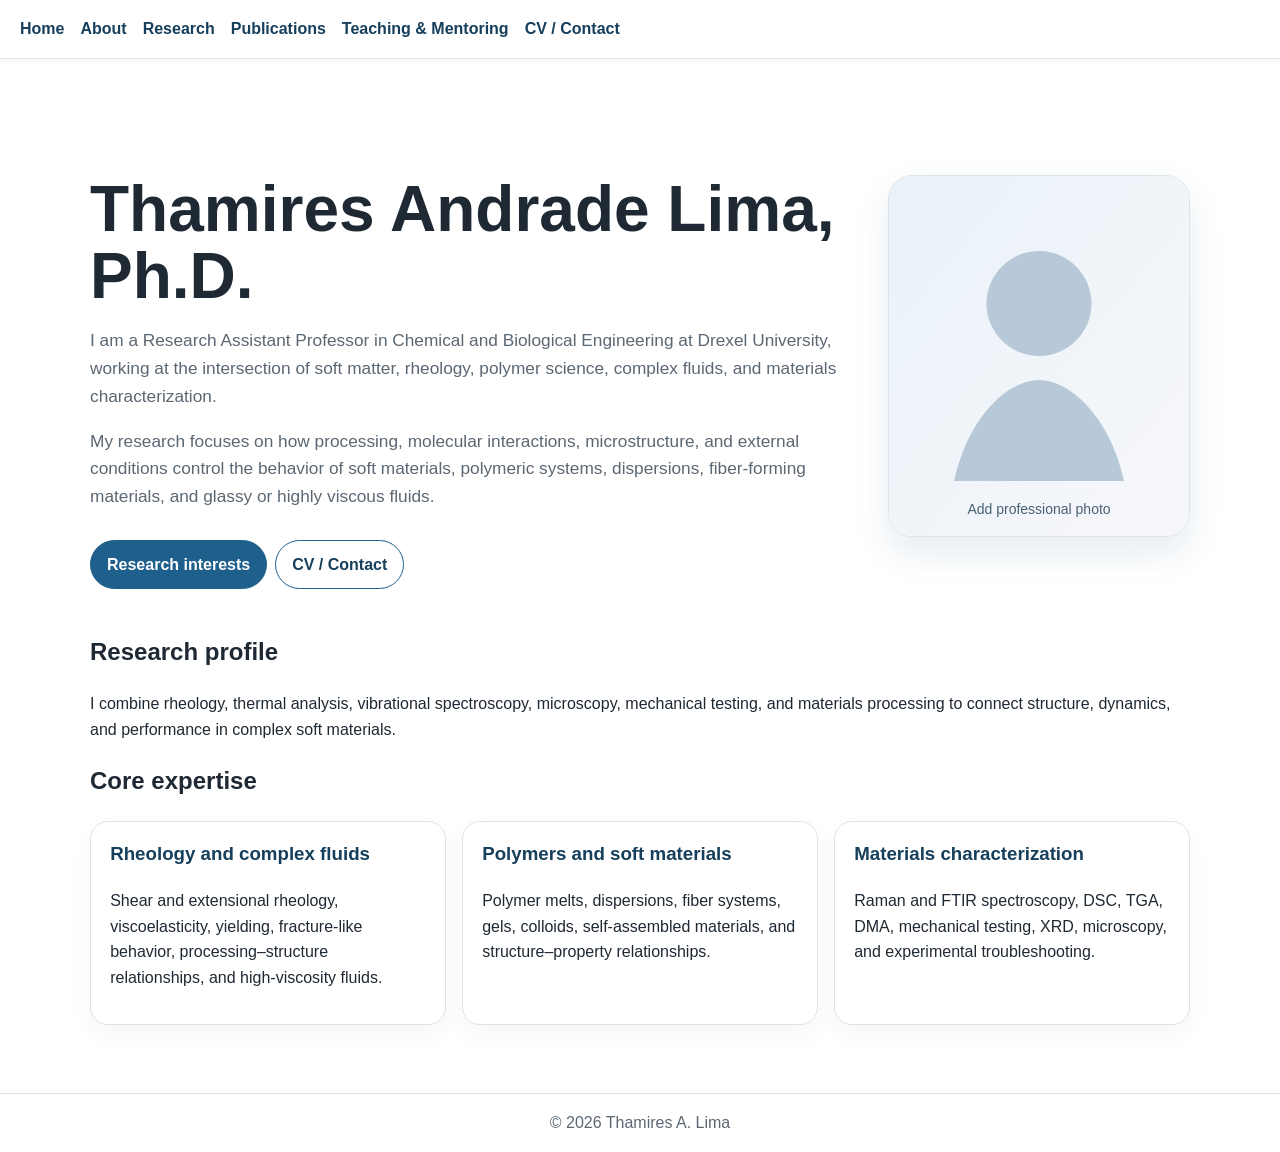
<file: docs/index.html>
<!doctype html><html lang="en"><head><meta charset="utf-8"><meta name="viewport" content="width=device-width, initial-scale=1"><title>Thamires Andrade Lima, Ph.D.</title><style>
body{font-family:-apple-system,BlinkMacSystemFont,Segoe UI,Roboto,Arial,sans-serif;margin:0;color:#1f2933;line-height:1.6}main{max-width:1100px;margin:auto;padding:1.5rem 1.25rem 3rem}nav{display:flex;flex-wrap:wrap;gap:1rem;padding:1rem 1.25rem;border-bottom:1px solid #dce3ea;box-shadow:0 1px 8px rgba(0,0,0,.06)}nav a{color:#163f5c;text-decoration:none;font-weight:600}h1{font-size:clamp(2rem,5vw,3.8rem);line-height:1.05}.hero{display:grid;grid-template-columns:minmax(0,2fr) minmax(220px,.8fr);gap:2rem;align-items:center}.hero p{font-size:1.08rem;color:#5b6773}.hero-photo img{border-radius:24px;border:1px solid #dce3ea;box-shadow:0 16px 35px rgba(31,95,139,.12);width:100%;max-width:300px;display:block;margin-left:auto}.button{display:inline-block;padding:.68rem 1rem;border-radius:999px;border:1px solid #1f5f8b;text-decoration:none;margin-right:.5rem;margin-top:.75rem;color:#163f5c;font-weight:600}.button.primary{background:#1f5f8b;color:#fff}.cards{display:grid;grid-template-columns:repeat(auto-fit,minmax(230px,1fr));gap:1rem;margin:1.25rem 0}.card{border:1px solid #dce3ea;border-radius:18px;padding:1.1rem 1.2rem;background:#fff;box-shadow:0 10px 25px rgba(15,23,42,.04)}.card h3{margin-top:0;color:#163f5c}.pub{border-left:4px solid #1f5f8b;padding:.85rem 1rem;margin:1rem 0;background:#f6f8fb;border-radius:0 12px 12px 0}@media(max-width:780px){.hero{grid-template-columns:1fr}.hero-photo img{margin-left:0;max-width:220px}}
</style><link rel="stylesheet" href="styles.css"></head><body><nav><a href="index.html">Home</a><a href="about.html">About</a><a href="research.html">Research</a><a href="publications.html">Publications</a><a href="teaching.html">Teaching & Mentoring</a><a href="cv.html">CV / Contact</a></nav><main><section class="hero"><div class="hero-text"><h1>Thamires Andrade Lima, Ph.D.</h1><p>I am a Research Assistant Professor in Chemical and Biological Engineering at Drexel University, working at the intersection of soft matter, rheology, polymer science, complex fluids, and materials characterization.</p><p>My research focuses on how processing, molecular interactions, microstructure, and external conditions control the behavior of soft materials, polymeric systems, dispersions, fiber-forming materials, and glassy or highly viscous fluids.</p><a class="button primary" href="research.html">Research interests</a><a class="button" href="cv.html">CV / Contact</a></div><div class="hero-photo"><img src="assets/profile-placeholder.svg" alt="Profile photo placeholder"></div></section><h2>Research profile</h2><p>I combine rheology, thermal analysis, vibrational spectroscopy, microscopy, mechanical testing, and materials processing to connect structure, dynamics, and performance in complex soft materials.</p><h2>Core expertise</h2><div class="cards"><div class="card"><h3>Rheology and complex fluids</h3><p>Shear and extensional rheology, viscoelasticity, yielding, fracture-like behavior, processing–structure relationships, and high-viscosity fluids.</p></div><div class="card"><h3>Polymers and soft materials</h3><p>Polymer melts, dispersions, fiber systems, gels, colloids, self-assembled materials, and structure–property relationships.</p></div><div class="card"><h3>Materials characterization</h3><p>Raman and FTIR spectroscopy, DSC, TGA, DMA, mechanical testing, XRD, microscopy, and experimental troubleshooting.</p></div></div></main><footer style="text-align:center;border-top:1px solid #dce3ea;padding:1rem;color:#5b6773">© 2026 Thamires A. Lima</footer></body></html>
</file>
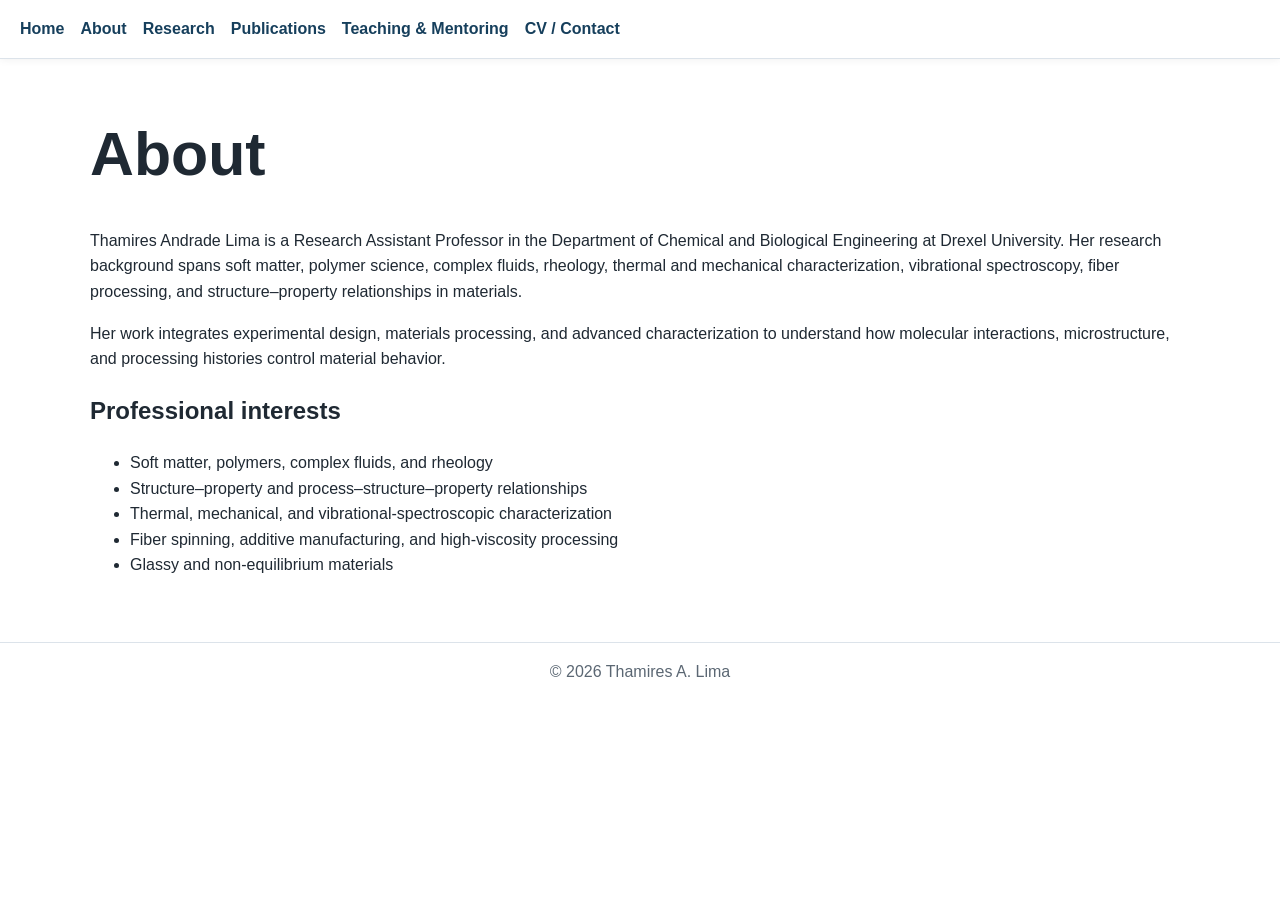
<file: docs/about.html>
<!doctype html><html lang="en"><head><meta charset="utf-8"><meta name="viewport" content="width=device-width, initial-scale=1"><title>About</title><style>
body{font-family:-apple-system,BlinkMacSystemFont,Segoe UI,Roboto,Arial,sans-serif;margin:0;color:#1f2933;line-height:1.6}main{max-width:1100px;margin:auto;padding:1.5rem 1.25rem 3rem}nav{display:flex;flex-wrap:wrap;gap:1rem;padding:1rem 1.25rem;border-bottom:1px solid #dce3ea;box-shadow:0 1px 8px rgba(0,0,0,.06)}nav a{color:#163f5c;text-decoration:none;font-weight:600}h1{font-size:clamp(2rem,5vw,3.8rem);line-height:1.05}.hero{display:grid;grid-template-columns:minmax(0,2fr) minmax(220px,.8fr);gap:2rem;align-items:center}.hero p{font-size:1.08rem;color:#5b6773}.hero-photo img{border-radius:24px;border:1px solid #dce3ea;box-shadow:0 16px 35px rgba(31,95,139,.12);width:100%;max-width:300px;display:block;margin-left:auto}.button{display:inline-block;padding:.68rem 1rem;border-radius:999px;border:1px solid #1f5f8b;text-decoration:none;margin-right:.5rem;margin-top:.75rem;color:#163f5c;font-weight:600}.button.primary{background:#1f5f8b;color:#fff}.cards{display:grid;grid-template-columns:repeat(auto-fit,minmax(230px,1fr));gap:1rem;margin:1.25rem 0}.card{border:1px solid #dce3ea;border-radius:18px;padding:1.1rem 1.2rem;background:#fff;box-shadow:0 10px 25px rgba(15,23,42,.04)}.card h3{margin-top:0;color:#163f5c}.pub{border-left:4px solid #1f5f8b;padding:.85rem 1rem;margin:1rem 0;background:#f6f8fb;border-radius:0 12px 12px 0}@media(max-width:780px){.hero{grid-template-columns:1fr}.hero-photo img{margin-left:0;max-width:220px}}
</style><link rel="stylesheet" href="styles.css"></head><body><nav><a href="index.html">Home</a><a href="about.html">About</a><a href="research.html">Research</a><a href="publications.html">Publications</a><a href="teaching.html">Teaching & Mentoring</a><a href="cv.html">CV / Contact</a></nav><main><h1>About</h1><p>Thamires Andrade Lima is a Research Assistant Professor in the Department of Chemical and Biological Engineering at Drexel University. Her research background spans soft matter, polymer science, complex fluids, rheology, thermal and mechanical characterization, vibrational spectroscopy, fiber processing, and structure–property relationships in materials.</p><p>Her work integrates experimental design, materials processing, and advanced characterization to understand how molecular interactions, microstructure, and processing histories control material behavior.</p><h2>Professional interests</h2><ul><li>Soft matter, polymers, complex fluids, and rheology</li><li>Structure–property and process–structure–property relationships</li><li>Thermal, mechanical, and vibrational-spectroscopic characterization</li><li>Fiber spinning, additive manufacturing, and high-viscosity processing</li><li>Glassy and non-equilibrium materials</li></ul></main><footer style="text-align:center;border-top:1px solid #dce3ea;padding:1rem;color:#5b6773">© 2026 Thamires A. Lima</footer></body></html>
</file>
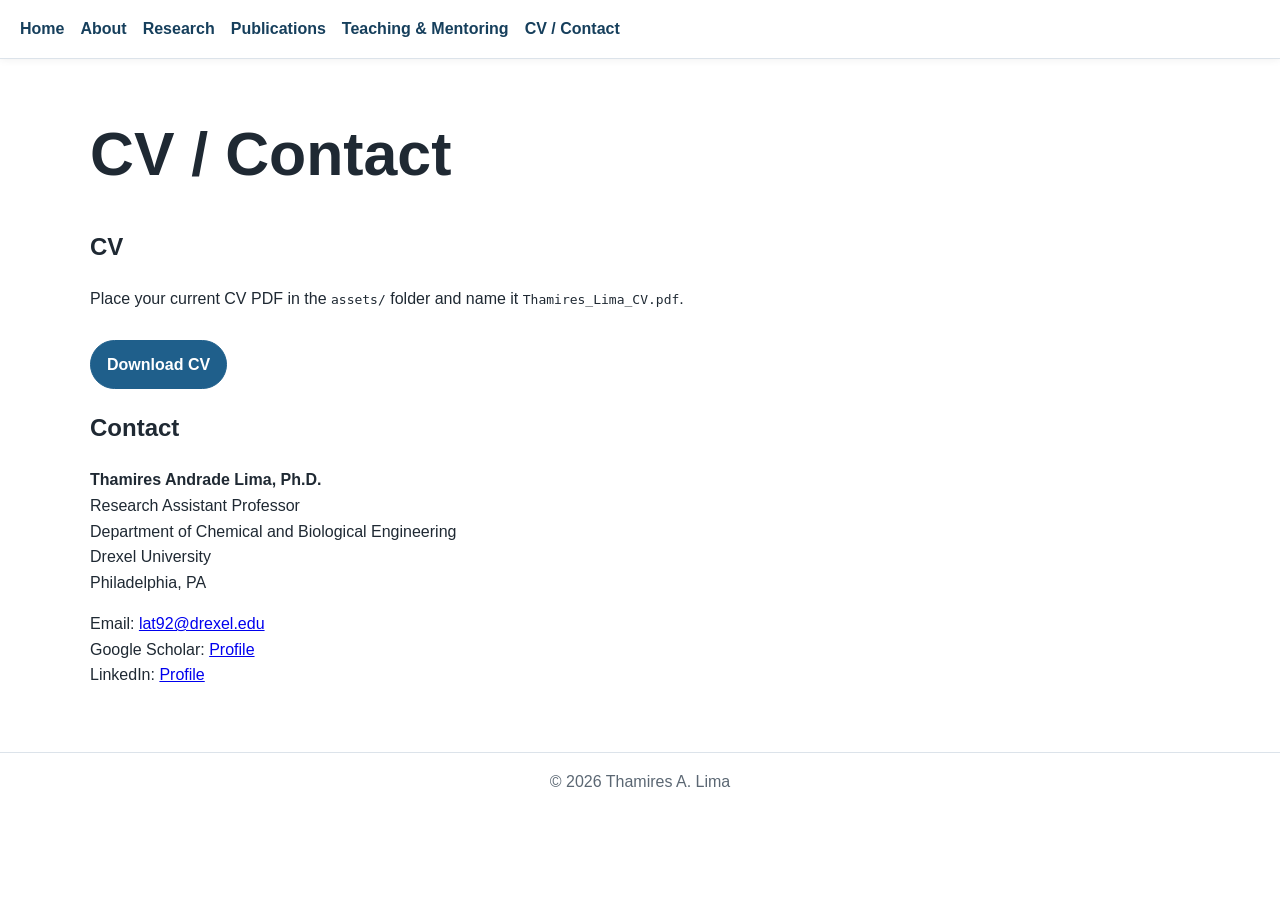
<file: docs/cv.html>
<!doctype html><html lang="en"><head><meta charset="utf-8"><meta name="viewport" content="width=device-width, initial-scale=1"><title>CV / Contact</title><style>
body{font-family:-apple-system,BlinkMacSystemFont,Segoe UI,Roboto,Arial,sans-serif;margin:0;color:#1f2933;line-height:1.6}main{max-width:1100px;margin:auto;padding:1.5rem 1.25rem 3rem}nav{display:flex;flex-wrap:wrap;gap:1rem;padding:1rem 1.25rem;border-bottom:1px solid #dce3ea;box-shadow:0 1px 8px rgba(0,0,0,.06)}nav a{color:#163f5c;text-decoration:none;font-weight:600}h1{font-size:clamp(2rem,5vw,3.8rem);line-height:1.05}.hero{display:grid;grid-template-columns:minmax(0,2fr) minmax(220px,.8fr);gap:2rem;align-items:center}.hero p{font-size:1.08rem;color:#5b6773}.hero-photo img{border-radius:24px;border:1px solid #dce3ea;box-shadow:0 16px 35px rgba(31,95,139,.12);width:100%;max-width:300px;display:block;margin-left:auto}.button{display:inline-block;padding:.68rem 1rem;border-radius:999px;border:1px solid #1f5f8b;text-decoration:none;margin-right:.5rem;margin-top:.75rem;color:#163f5c;font-weight:600}.button.primary{background:#1f5f8b;color:#fff}.cards{display:grid;grid-template-columns:repeat(auto-fit,minmax(230px,1fr));gap:1rem;margin:1.25rem 0}.card{border:1px solid #dce3ea;border-radius:18px;padding:1.1rem 1.2rem;background:#fff;box-shadow:0 10px 25px rgba(15,23,42,.04)}.card h3{margin-top:0;color:#163f5c}.pub{border-left:4px solid #1f5f8b;padding:.85rem 1rem;margin:1rem 0;background:#f6f8fb;border-radius:0 12px 12px 0}@media(max-width:780px){.hero{grid-template-columns:1fr}.hero-photo img{margin-left:0;max-width:220px}}
</style><link rel="stylesheet" href="styles.css"></head><body><nav><a href="index.html">Home</a><a href="about.html">About</a><a href="research.html">Research</a><a href="publications.html">Publications</a><a href="teaching.html">Teaching & Mentoring</a><a href="cv.html">CV / Contact</a></nav><main><h1>CV / Contact</h1><h2>CV</h2><p>Place your current CV PDF in the <code>assets/</code> folder and name it <code>Thamires_Lima_CV.pdf</code>.</p><p><a class="button primary" href="assets/Thamires_Lima_CV.pdf">Download CV</a></p><h2>Contact</h2><p><strong>Thamires Andrade Lima, Ph.D.</strong><br>Research Assistant Professor<br>Department of Chemical and Biological Engineering<br>Drexel University<br>Philadelphia, PA</p><p>Email: <a href="mailto:lat92@drexel.edu">lat92@drexel.edu</a><br>Google Scholar: <a href="https://scholar.google.com/citations?user=yfydUs8AAAAJ&hl=pt-BR">Profile</a><br>LinkedIn: <a href="https://www.linkedin.com/in/thamires-a-lima">Profile</a></p></main><footer style="text-align:center;border-top:1px solid #dce3ea;padding:1rem;color:#5b6773">© 2026 Thamires A. Lima</footer></body></html>
</file>
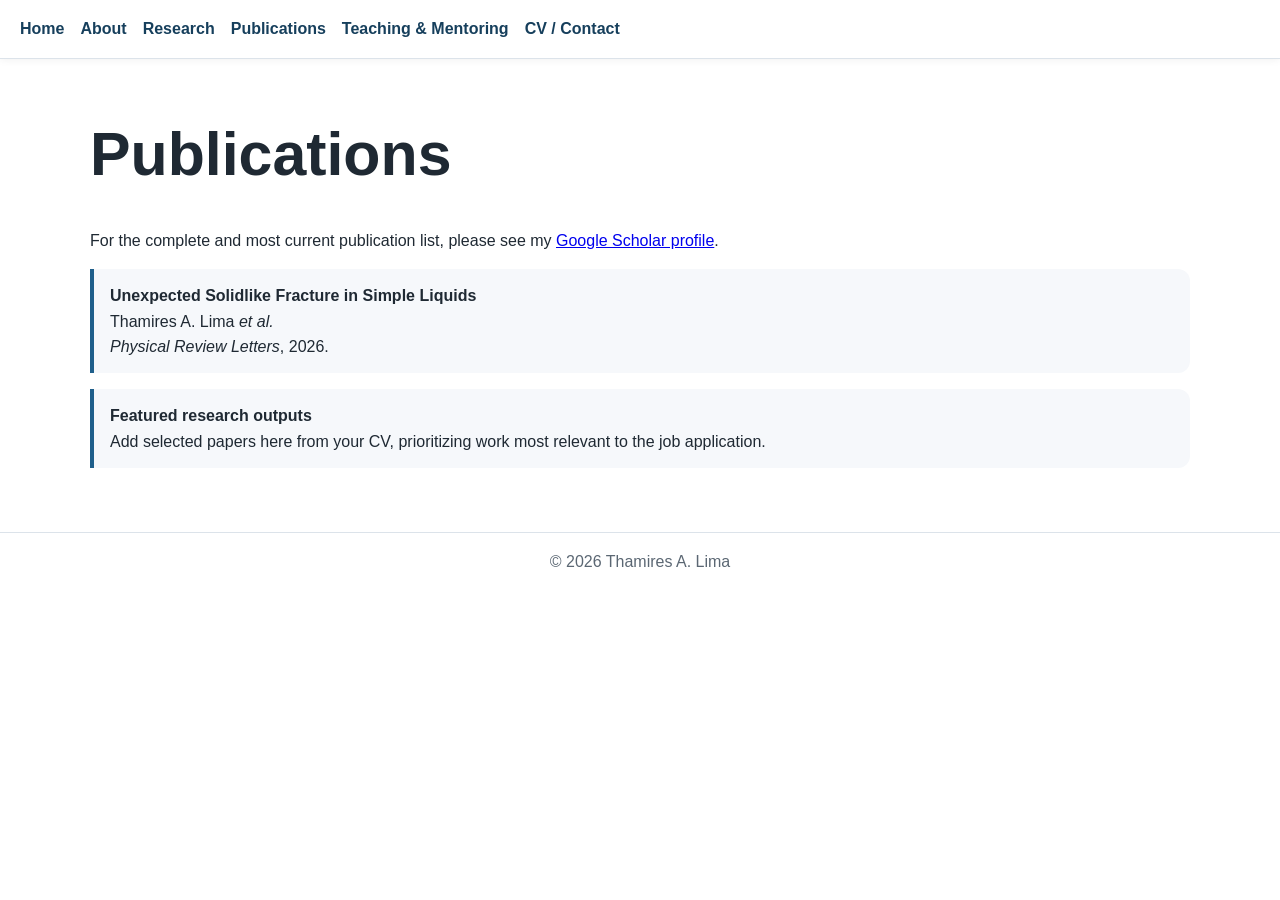
<file: docs/publications.html>
<!doctype html><html lang="en"><head><meta charset="utf-8"><meta name="viewport" content="width=device-width, initial-scale=1"><title>Publications</title><style>
body{font-family:-apple-system,BlinkMacSystemFont,Segoe UI,Roboto,Arial,sans-serif;margin:0;color:#1f2933;line-height:1.6}main{max-width:1100px;margin:auto;padding:1.5rem 1.25rem 3rem}nav{display:flex;flex-wrap:wrap;gap:1rem;padding:1rem 1.25rem;border-bottom:1px solid #dce3ea;box-shadow:0 1px 8px rgba(0,0,0,.06)}nav a{color:#163f5c;text-decoration:none;font-weight:600}h1{font-size:clamp(2rem,5vw,3.8rem);line-height:1.05}.hero{display:grid;grid-template-columns:minmax(0,2fr) minmax(220px,.8fr);gap:2rem;align-items:center}.hero p{font-size:1.08rem;color:#5b6773}.hero-photo img{border-radius:24px;border:1px solid #dce3ea;box-shadow:0 16px 35px rgba(31,95,139,.12);width:100%;max-width:300px;display:block;margin-left:auto}.button{display:inline-block;padding:.68rem 1rem;border-radius:999px;border:1px solid #1f5f8b;text-decoration:none;margin-right:.5rem;margin-top:.75rem;color:#163f5c;font-weight:600}.button.primary{background:#1f5f8b;color:#fff}.cards{display:grid;grid-template-columns:repeat(auto-fit,minmax(230px,1fr));gap:1rem;margin:1.25rem 0}.card{border:1px solid #dce3ea;border-radius:18px;padding:1.1rem 1.2rem;background:#fff;box-shadow:0 10px 25px rgba(15,23,42,.04)}.card h3{margin-top:0;color:#163f5c}.pub{border-left:4px solid #1f5f8b;padding:.85rem 1rem;margin:1rem 0;background:#f6f8fb;border-radius:0 12px 12px 0}@media(max-width:780px){.hero{grid-template-columns:1fr}.hero-photo img{margin-left:0;max-width:220px}}
</style><link rel="stylesheet" href="styles.css"></head><body><nav><a href="index.html">Home</a><a href="about.html">About</a><a href="research.html">Research</a><a href="publications.html">Publications</a><a href="teaching.html">Teaching & Mentoring</a><a href="cv.html">CV / Contact</a></nav><main><h1>Publications</h1><p>For the complete and most current publication list, please see my <a href="https://scholar.google.com/citations?user=yfydUs8AAAAJ&hl=pt-BR">Google Scholar profile</a>.</p><div class="pub"><strong>Unexpected Solidlike Fracture in Simple Liquids</strong><br>Thamires A. Lima <em>et al.</em><br><em>Physical Review Letters</em>, 2026.</div><div class="pub"><strong>Featured research outputs</strong><br>Add selected papers here from your CV, prioritizing work most relevant to the job application.</div></main><footer style="text-align:center;border-top:1px solid #dce3ea;padding:1rem;color:#5b6773">© 2026 Thamires A. Lima</footer></body></html>
</file>
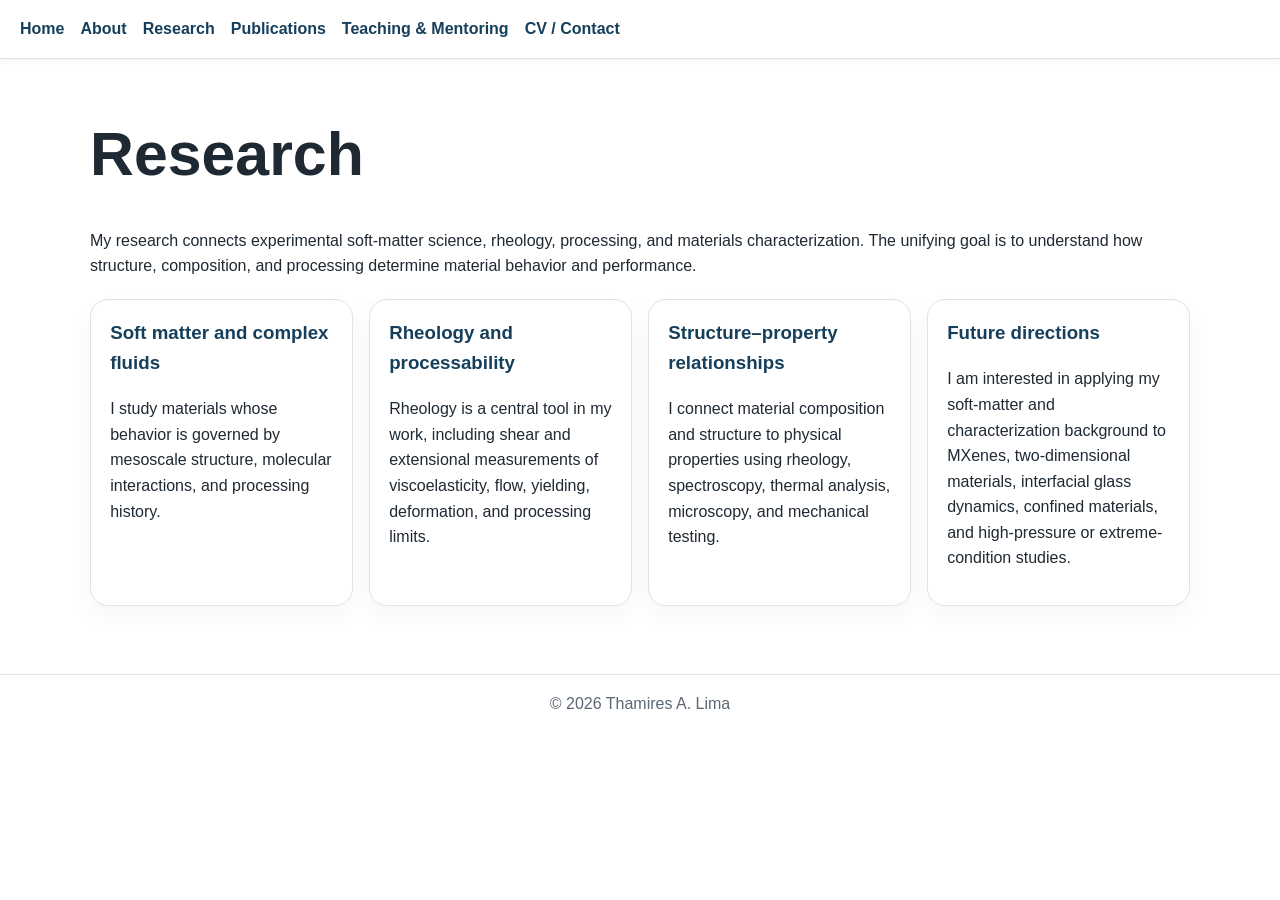
<file: docs/research.html>
<!doctype html><html lang="en"><head><meta charset="utf-8"><meta name="viewport" content="width=device-width, initial-scale=1"><title>Research</title><style>
body{font-family:-apple-system,BlinkMacSystemFont,Segoe UI,Roboto,Arial,sans-serif;margin:0;color:#1f2933;line-height:1.6}main{max-width:1100px;margin:auto;padding:1.5rem 1.25rem 3rem}nav{display:flex;flex-wrap:wrap;gap:1rem;padding:1rem 1.25rem;border-bottom:1px solid #dce3ea;box-shadow:0 1px 8px rgba(0,0,0,.06)}nav a{color:#163f5c;text-decoration:none;font-weight:600}h1{font-size:clamp(2rem,5vw,3.8rem);line-height:1.05}.hero{display:grid;grid-template-columns:minmax(0,2fr) minmax(220px,.8fr);gap:2rem;align-items:center}.hero p{font-size:1.08rem;color:#5b6773}.hero-photo img{border-radius:24px;border:1px solid #dce3ea;box-shadow:0 16px 35px rgba(31,95,139,.12);width:100%;max-width:300px;display:block;margin-left:auto}.button{display:inline-block;padding:.68rem 1rem;border-radius:999px;border:1px solid #1f5f8b;text-decoration:none;margin-right:.5rem;margin-top:.75rem;color:#163f5c;font-weight:600}.button.primary{background:#1f5f8b;color:#fff}.cards{display:grid;grid-template-columns:repeat(auto-fit,minmax(230px,1fr));gap:1rem;margin:1.25rem 0}.card{border:1px solid #dce3ea;border-radius:18px;padding:1.1rem 1.2rem;background:#fff;box-shadow:0 10px 25px rgba(15,23,42,.04)}.card h3{margin-top:0;color:#163f5c}.pub{border-left:4px solid #1f5f8b;padding:.85rem 1rem;margin:1rem 0;background:#f6f8fb;border-radius:0 12px 12px 0}@media(max-width:780px){.hero{grid-template-columns:1fr}.hero-photo img{margin-left:0;max-width:220px}}
</style><link rel="stylesheet" href="styles.css"></head><body><nav><a href="index.html">Home</a><a href="about.html">About</a><a href="research.html">Research</a><a href="publications.html">Publications</a><a href="teaching.html">Teaching & Mentoring</a><a href="cv.html">CV / Contact</a></nav><main><h1>Research</h1><p>My research connects experimental soft-matter science, rheology, processing, and materials characterization. The unifying goal is to understand how structure, composition, and processing determine material behavior and performance.</p><div class="cards"><div class="card"><h3>Soft matter and complex fluids</h3><p>I study materials whose behavior is governed by mesoscale structure, molecular interactions, and processing history.</p></div><div class="card"><h3>Rheology and processability</h3><p>Rheology is a central tool in my work, including shear and extensional measurements of viscoelasticity, flow, yielding, deformation, and processing limits.</p></div><div class="card"><h3>Structure–property relationships</h3><p>I connect material composition and structure to physical properties using rheology, spectroscopy, thermal analysis, microscopy, and mechanical testing.</p></div><div class="card"><h3>Future directions</h3><p>I am interested in applying my soft-matter and characterization background to MXenes, two-dimensional materials, interfacial glass dynamics, confined materials, and high-pressure or extreme-condition studies.</p></div></div></main><footer style="text-align:center;border-top:1px solid #dce3ea;padding:1rem;color:#5b6773">© 2026 Thamires A. Lima</footer></body></html>
</file>
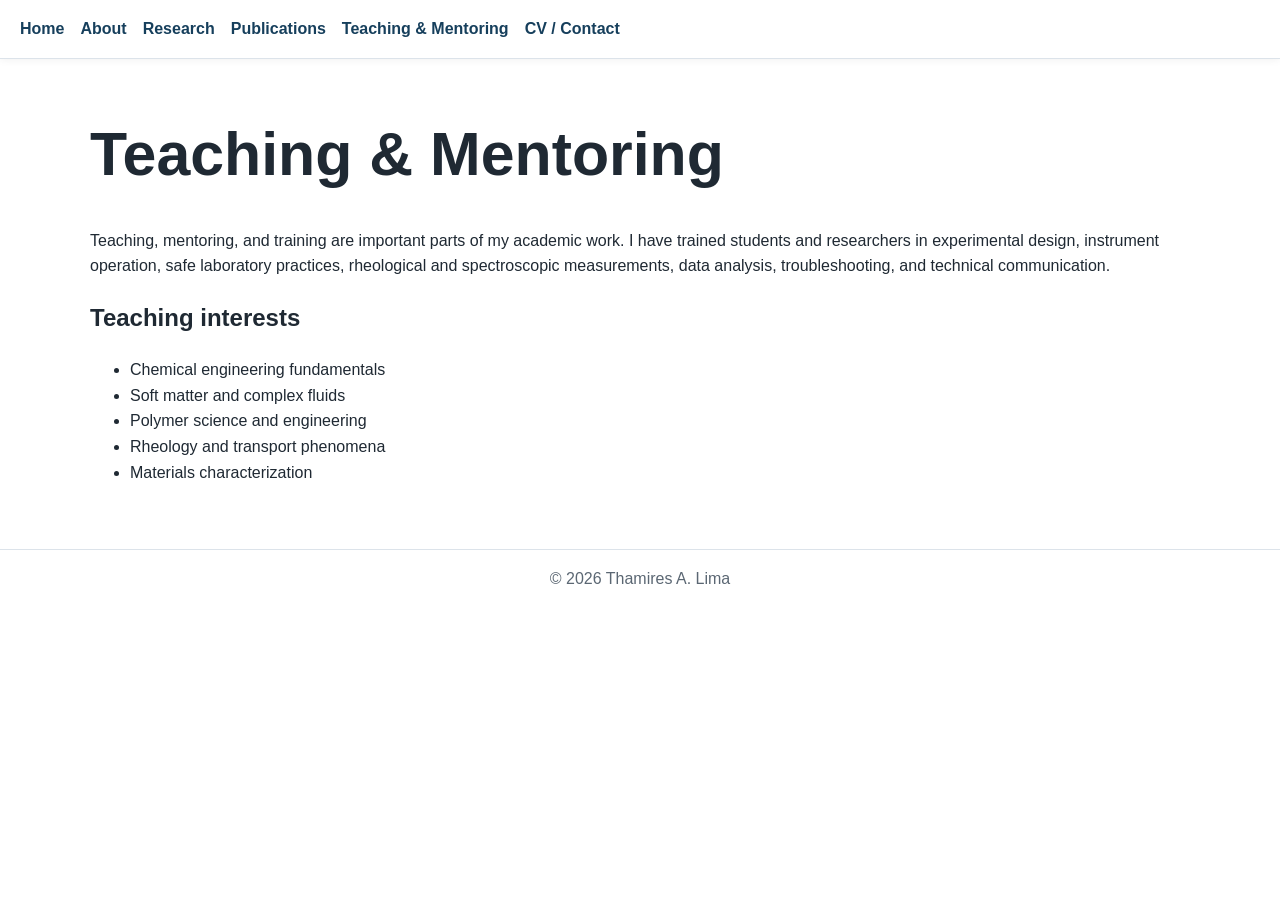
<file: docs/teaching.html>
<!doctype html><html lang="en"><head><meta charset="utf-8"><meta name="viewport" content="width=device-width, initial-scale=1"><title>Teaching & Mentoring</title><style>
body{font-family:-apple-system,BlinkMacSystemFont,Segoe UI,Roboto,Arial,sans-serif;margin:0;color:#1f2933;line-height:1.6}main{max-width:1100px;margin:auto;padding:1.5rem 1.25rem 3rem}nav{display:flex;flex-wrap:wrap;gap:1rem;padding:1rem 1.25rem;border-bottom:1px solid #dce3ea;box-shadow:0 1px 8px rgba(0,0,0,.06)}nav a{color:#163f5c;text-decoration:none;font-weight:600}h1{font-size:clamp(2rem,5vw,3.8rem);line-height:1.05}.hero{display:grid;grid-template-columns:minmax(0,2fr) minmax(220px,.8fr);gap:2rem;align-items:center}.hero p{font-size:1.08rem;color:#5b6773}.hero-photo img{border-radius:24px;border:1px solid #dce3ea;box-shadow:0 16px 35px rgba(31,95,139,.12);width:100%;max-width:300px;display:block;margin-left:auto}.button{display:inline-block;padding:.68rem 1rem;border-radius:999px;border:1px solid #1f5f8b;text-decoration:none;margin-right:.5rem;margin-top:.75rem;color:#163f5c;font-weight:600}.button.primary{background:#1f5f8b;color:#fff}.cards{display:grid;grid-template-columns:repeat(auto-fit,minmax(230px,1fr));gap:1rem;margin:1.25rem 0}.card{border:1px solid #dce3ea;border-radius:18px;padding:1.1rem 1.2rem;background:#fff;box-shadow:0 10px 25px rgba(15,23,42,.04)}.card h3{margin-top:0;color:#163f5c}.pub{border-left:4px solid #1f5f8b;padding:.85rem 1rem;margin:1rem 0;background:#f6f8fb;border-radius:0 12px 12px 0}@media(max-width:780px){.hero{grid-template-columns:1fr}.hero-photo img{margin-left:0;max-width:220px}}
</style><link rel="stylesheet" href="styles.css"></head><body><nav><a href="index.html">Home</a><a href="about.html">About</a><a href="research.html">Research</a><a href="publications.html">Publications</a><a href="teaching.html">Teaching & Mentoring</a><a href="cv.html">CV / Contact</a></nav><main><h1>Teaching & Mentoring</h1><p>Teaching, mentoring, and training are important parts of my academic work. I have trained students and researchers in experimental design, instrument operation, safe laboratory practices, rheological and spectroscopic measurements, data analysis, troubleshooting, and technical communication.</p><h2>Teaching interests</h2><ul><li>Chemical engineering fundamentals</li><li>Soft matter and complex fluids</li><li>Polymer science and engineering</li><li>Rheology and transport phenomena</li><li>Materials characterization</li></ul></main><footer style="text-align:center;border-top:1px solid #dce3ea;padding:1rem;color:#5b6773">© 2026 Thamires A. Lima</footer></body></html>
</file>
<file: docs/styles.css>
/* Professional Quarto website styling for Thamires A. Lima */

:root {
  --accent: #1f5f8b;
  --accent-dark: #163f5c;
  --ink: #1f2933;
  --muted: #5b6773;
  --soft-bg: #f6f8fb;
  --border: #dce3ea;
}

body {
  color: var(--ink);
}

.navbar {
  box-shadow: 0 1px 8px rgba(0, 0, 0, 0.06);
}

.hero {
  display: grid;
  grid-template-columns: minmax(0, 2fr) minmax(220px, 0.8fr);
  gap: 2rem;
  align-items: center;
  padding: 2.5rem 0 1.5rem 0;
}

.hero h1 {
  font-size: clamp(2.2rem, 5vw, 4rem);
  line-height: 1.05;
  margin-bottom: 1rem;
}

.hero p {
  font-size: 1.08rem;
  color: var(--muted);
  max-width: 850px;
}

.hero-photo img {
  border-radius: 24px;
  border: 1px solid var(--border);
  box-shadow: 0 16px 35px rgba(31, 95, 139, 0.12);
  width: 100%;
  max-width: 300px;
  display: block;
  margin-left: auto;
}

.button {
  display: inline-block;
  padding: 0.68rem 1rem;
  border-radius: 999px;
  border: 1px solid var(--accent);
  text-decoration: none;
  margin-right: 0.5rem;
  margin-top: 0.75rem;
  color: var(--accent-dark);
  font-weight: 600;
}

.button:hover {
  background: var(--soft-bg);
  text-decoration: none;
}

.button.primary {
  background: var(--accent);
  color: #ffffff;
}

.cards {
  display: grid;
  grid-template-columns: repeat(auto-fit, minmax(230px, 1fr));
  gap: 1rem;
  margin: 1.25rem 0;
}

.card {
  border: 1px solid var(--border);
  border-radius: 18px;
  padding: 1.1rem 1.2rem;
  background: #ffffff;
  box-shadow: 0 10px 25px rgba(15, 23, 42, 0.04);
}

.card h3 {
  margin-top: 0;
  color: var(--accent-dark);
}

.pub {
  border-left: 4px solid var(--accent);
  padding: 0.85rem 1rem;
  margin: 1rem 0;
  background: var(--soft-bg);
  border-radius: 0 12px 12px 0;
}

.quarto-title-block .subtitle {
  color: var(--muted);
}

@media (max-width: 780px) {
  .hero {
    grid-template-columns: 1fr;
  }
  .hero-photo img {
    margin-left: 0;
    max-width: 220px;
  }
}
</file>
